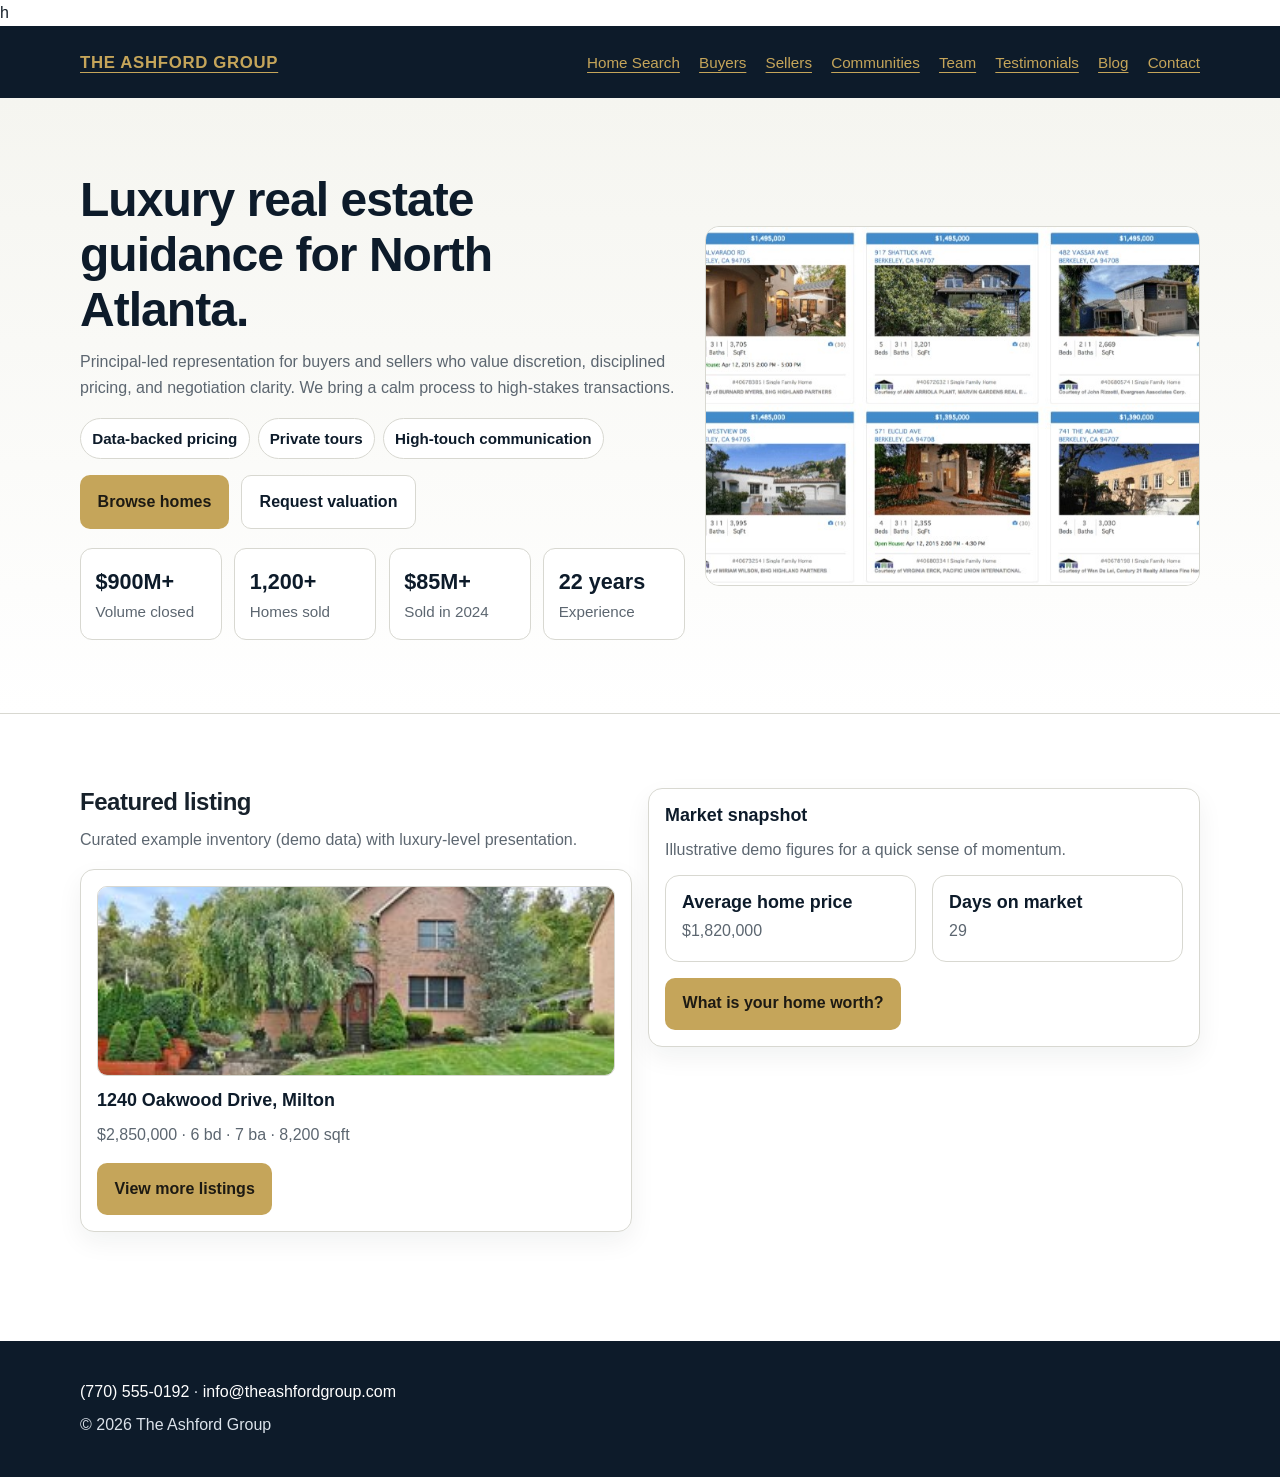
<file: index.html>
h<!DOCTYPE html>
<html lang="en">
  <head>
    <meta charset="UTF-8" />
    <meta name="viewport" content="width=device-width, initial-scale=1" />
    <title>The Ashford Group · Luxury Real Estate</title>
    <link rel="stylesheet" href="assets/css/styles.css" />
  </head>
  <body>
    <header>
      <div class="container">
        <nav>
          <a href="index.html" class="brand">The Ashford Group</a>
          <a href="home-search/index.html">Home Search</a>
          <a href="buyers/index.html">Buyers</a>
          <a href="sellers/index.html">Sellers</a>
          <a href="communities/index.html">Communities</a>
          <a href="team/index.html">Team</a>
          <a href="testimonials/index.html">Testimonials</a>
          <a href="blog/index.html">Blog</a>
          <a href="contact/index.html">Contact</a>
        </nav>
      </div>
    </header>

    <main>
      <section class="section alt">
        <div class="container">
          <div class="hero">
            <div>
              <h1>Luxury real estate guidance for North Atlanta.</h1>
              <p>
                Principal-led representation for buyers and sellers who value discretion, disciplined pricing, and
                negotiation clarity. We bring a calm process to high-stakes transactions.
              </p>
              <div class="pill-row" aria-label="Highlights">
                <span class="pill">Data-backed pricing</span>
                <span class="pill">Private tours</span>
                <span class="pill">High-touch communication</span>
              </div>
              <div style="margin-top: 1rem; display: flex; flex-wrap: wrap; gap: 0.75rem">
                <a class="btn" href="home-search/index.html">Browse homes</a>
                <a class="btn" href="home-valuation/index.html" style="background: #ffffff; color: var(--primary); border: 1px solid var(--line)"
                  >Request valuation</a
                >
              </div>
              <div class="kpis" aria-label="Team stats">
                <div class="kpi"><strong>$900M+</strong><span>Volume closed</span></div>
                <div class="kpi"><strong>1,200+</strong><span>Homes sold</span></div>
                <div class="kpi"><strong>$85M+</strong><span>Sold in 2024</span></div>
                <div class="kpi"><strong>22 years</strong><span>Experience</span></div>
              </div>
            </div>
            <img
              class="hero-media hero-image"
              src="assets/images/listing%20grid%20placeholder.jpg"
              alt="Luxury real estate listing grid preview"
            />
          </div>
        </div>
      </section>

      <section class="section">
        <div class="container">
          <div class="split-2">
            <div>
              <h2>Featured listing</h2>
              <p>Curated example inventory (demo data) with luxury-level presentation.</p>
              <article class="card" style="margin-top: 1rem">
                <img
                  class="listing-image"
                  src="assets/images/property%20photo%20placeholder.jpg"
                  alt="Exterior of luxury listing at 1240 Oakwood Drive"
                />
                <h3 style="margin-top: 0.9rem">1240 Oakwood Drive, Milton</h3>
                <p>$2,850,000 · 6 bd · 7 ba · 8,200 sqft</p>
                <p style="margin-top: 0.9rem">
                  <a class="btn" href="home-search/index.html">View more listings</a>
                </p>
              </article>
            </div>
            <aside class="card">
              <h3>Market snapshot</h3>
              <p>Illustrative demo figures for a quick sense of momentum.</p>
              <div class="grid" style="margin-top: 0.75rem">
                <div class="card" style="box-shadow: none">
                  <h3 style="margin: 0">Average home price</h3>
                  <p>$1,820,000</p>
                </div>
                <div class="card" style="box-shadow: none">
                  <h3 style="margin: 0">Days on market</h3>
                  <p>29</p>
                </div>
              </div>
              <p style="margin-top: 1rem"><a class="btn" href="home-valuation/index.html">What is your home worth?</a></p>
            </aside>
          </div>
        </div>
      </section>
    </main>

    <footer>
      <div class="container">
        <p><a href="tel:7705550192">(770) 555-0192</a> · <a href="mailto:info@theashfordgroup.com">info@theashfordgroup.com</a></p>
        <p>© <span data-year></span> The Ashford Group</p>
      </div>
    </footer>

    <script src="assets/js/main.js"></script>
  </body>
</html>
</file>
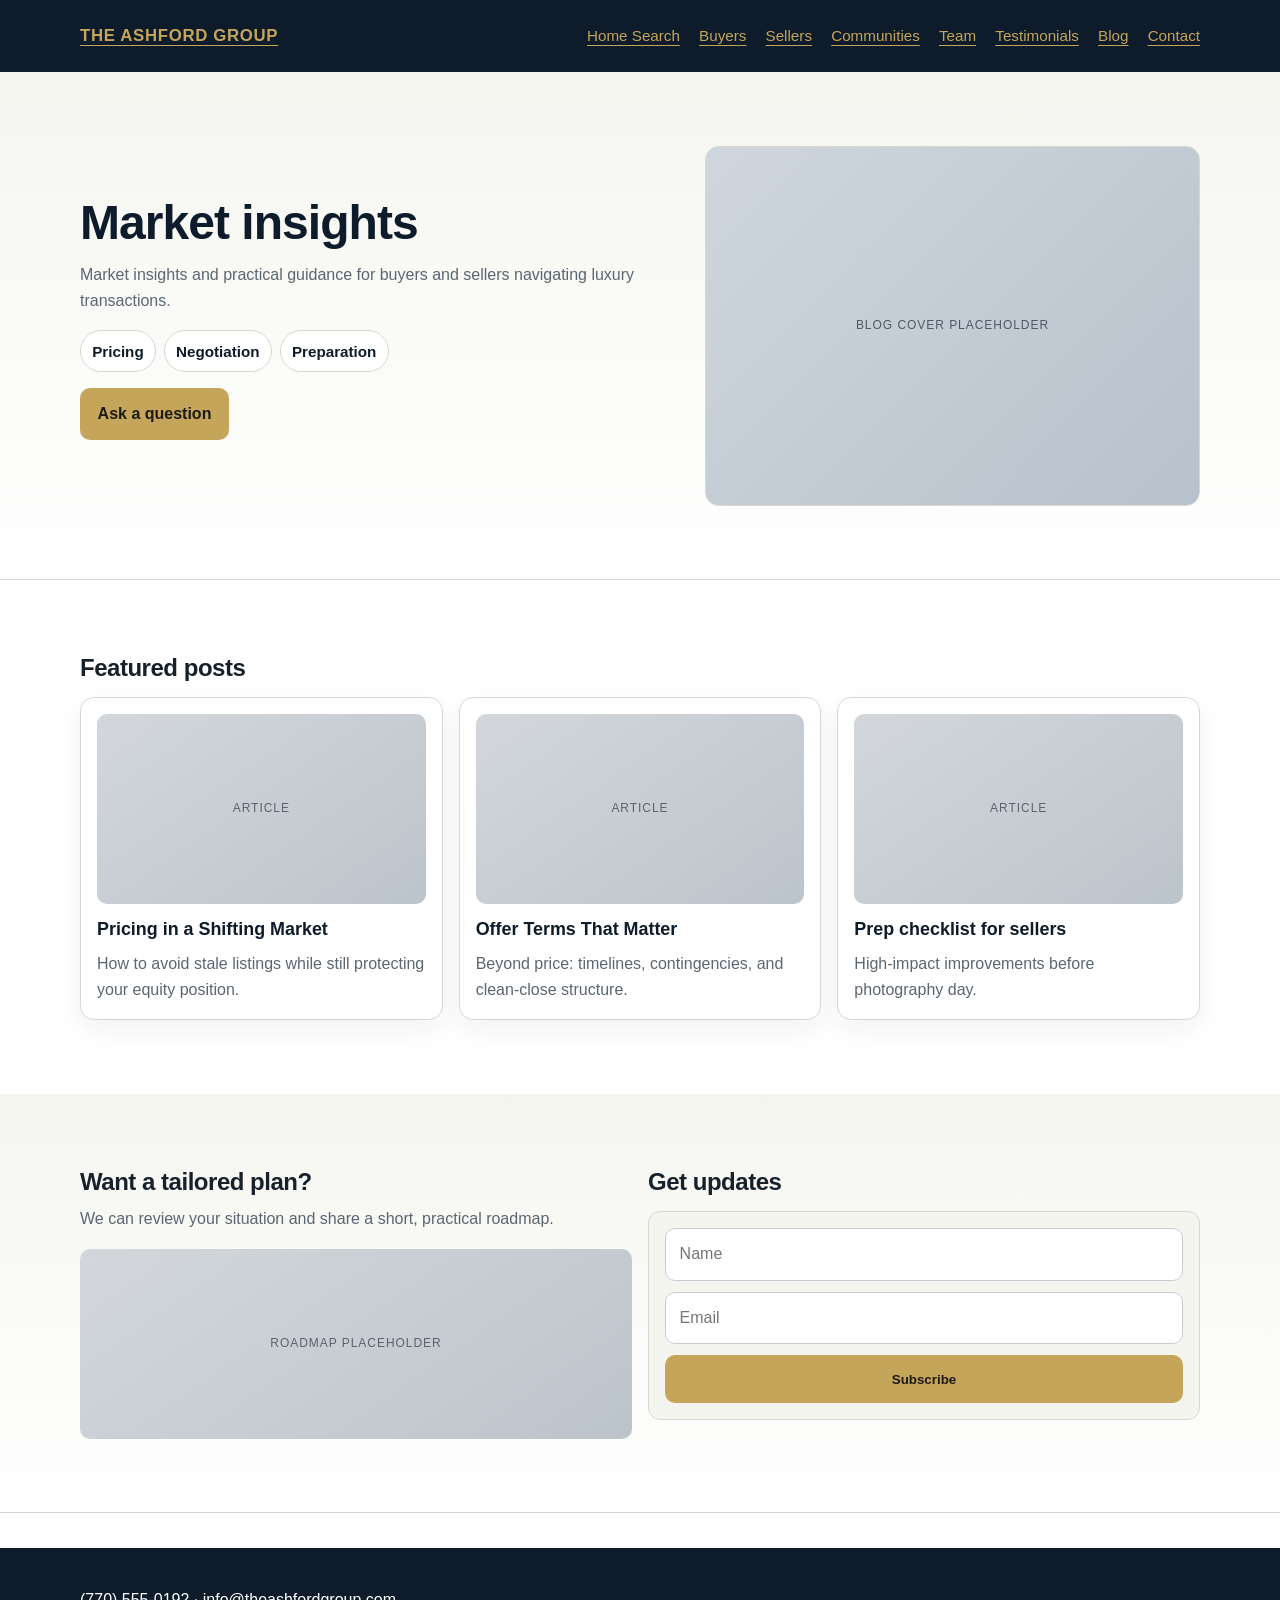
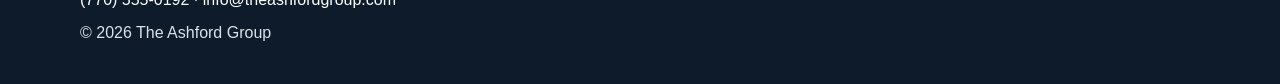
<file: blog/index.html>
<!DOCTYPE html>
<html lang="en">
  <head>
    <meta charset="UTF-8" />
    <meta name="viewport" content="width=device-width, initial-scale=1" />
    <title>Blog · The Ashford Group</title>
    <link rel="stylesheet" href="../assets/css/styles.css" />
  </head>
  <body>
    <header>
      <div class="container">
        <nav>
          <a href="../index.html" class="brand">The Ashford Group</a>
          <a href="../home-search/index.html">Home Search</a>
          <a href="../buyers/index.html">Buyers</a>
          <a href="../sellers/index.html">Sellers</a>
          <a href="../communities/index.html">Communities</a>
          <a href="../team/index.html">Team</a>
          <a href="../testimonials/index.html">Testimonials</a>
          <a href="../blog/index.html">Blog</a>
          <a href="../contact/index.html">Contact</a>
        </nav>
      </div>
    </header>

    <main>
      <section class="section alt">
        <div class="container">
          <div class="hero">
            <div>
              <h1>Market insights</h1>
              <p>Practical guidance for buyers and sellers navigating luxury transactions (demo posts).</p>
              <div class="pill-row" aria-label="Topics">
                <span class="pill">Pricing</span>
                <span class="pill">Negotiation</span>
                <span class="pill">Preparation</span>
              </div>
              <p style="margin-top: 1rem"><a class="btn" href="../contact/index.html">Ask a question</a></p>
            </div>
            <div class="hero-media" role="img" aria-label="Blog cover placeholder">Blog cover placeholder</div>
          </div>
        </div>
      </section>

      <section class="section">
        <div class="container">
          <h2>Featured posts</h2>
          <div class="grid" style="margin-top: 1rem">
            <article class="card">
              <div class="ph">Article</div>
              <h3 style="margin-top: 0.9rem">Pricing in a shifting market</h3>
              <p>How to protect your equity position while avoiding a stale listing.</p>
            </article>
            <article class="card">
              <div class="ph">Article</div>
              <h3 style="margin-top: 0.9rem">Offer terms that matter</h3>
              <p>Beyond price: timelines, contingencies, and clean-close structure.</p>
            </article>
            <article class="card">
              <div class="ph">Article</div>
              <h3 style="margin-top: 0.9rem">Prep checklist for sellers</h3>
              <p>High-impact improvements before photography day.</p>
            </article>
          </div>
        </div>
      </section>

      <section class="section alt">
        <div class="container">
          <div class="split-2">
            <div>
              <h2>Want a tailored plan?</h2>
              <p>We can review your situation and share a short, practical roadmap.</p>
              <div class="ph" style="margin-top: 0.75rem">Roadmap placeholder</div>
            </div>
            <div>
              <h2>Get updates</h2>
              <form data-demo-form>
                <input placeholder="Name" required />
                <input type="email" placeholder="Email" required />
                <button class="btn btn-primary" type="submit">Subscribe</button>
                <p class="thanks" role="status"></p>
              </form>
            </div>
          </div>
        </div>
      </section>
    </main>

    <footer>
      <div class="container">
        <p><a href="tel:7705550192">(770) 555-0192</a> · <a href="mailto:info@theashfordgroup.com">info@theashfordgroup.com</a></p>
        <p>© <span data-year></span> The Ashford Group</p>
      </div>
    </footer>

    <script src="../assets/js/main.js"></script>
  </body>
</html>
</file>
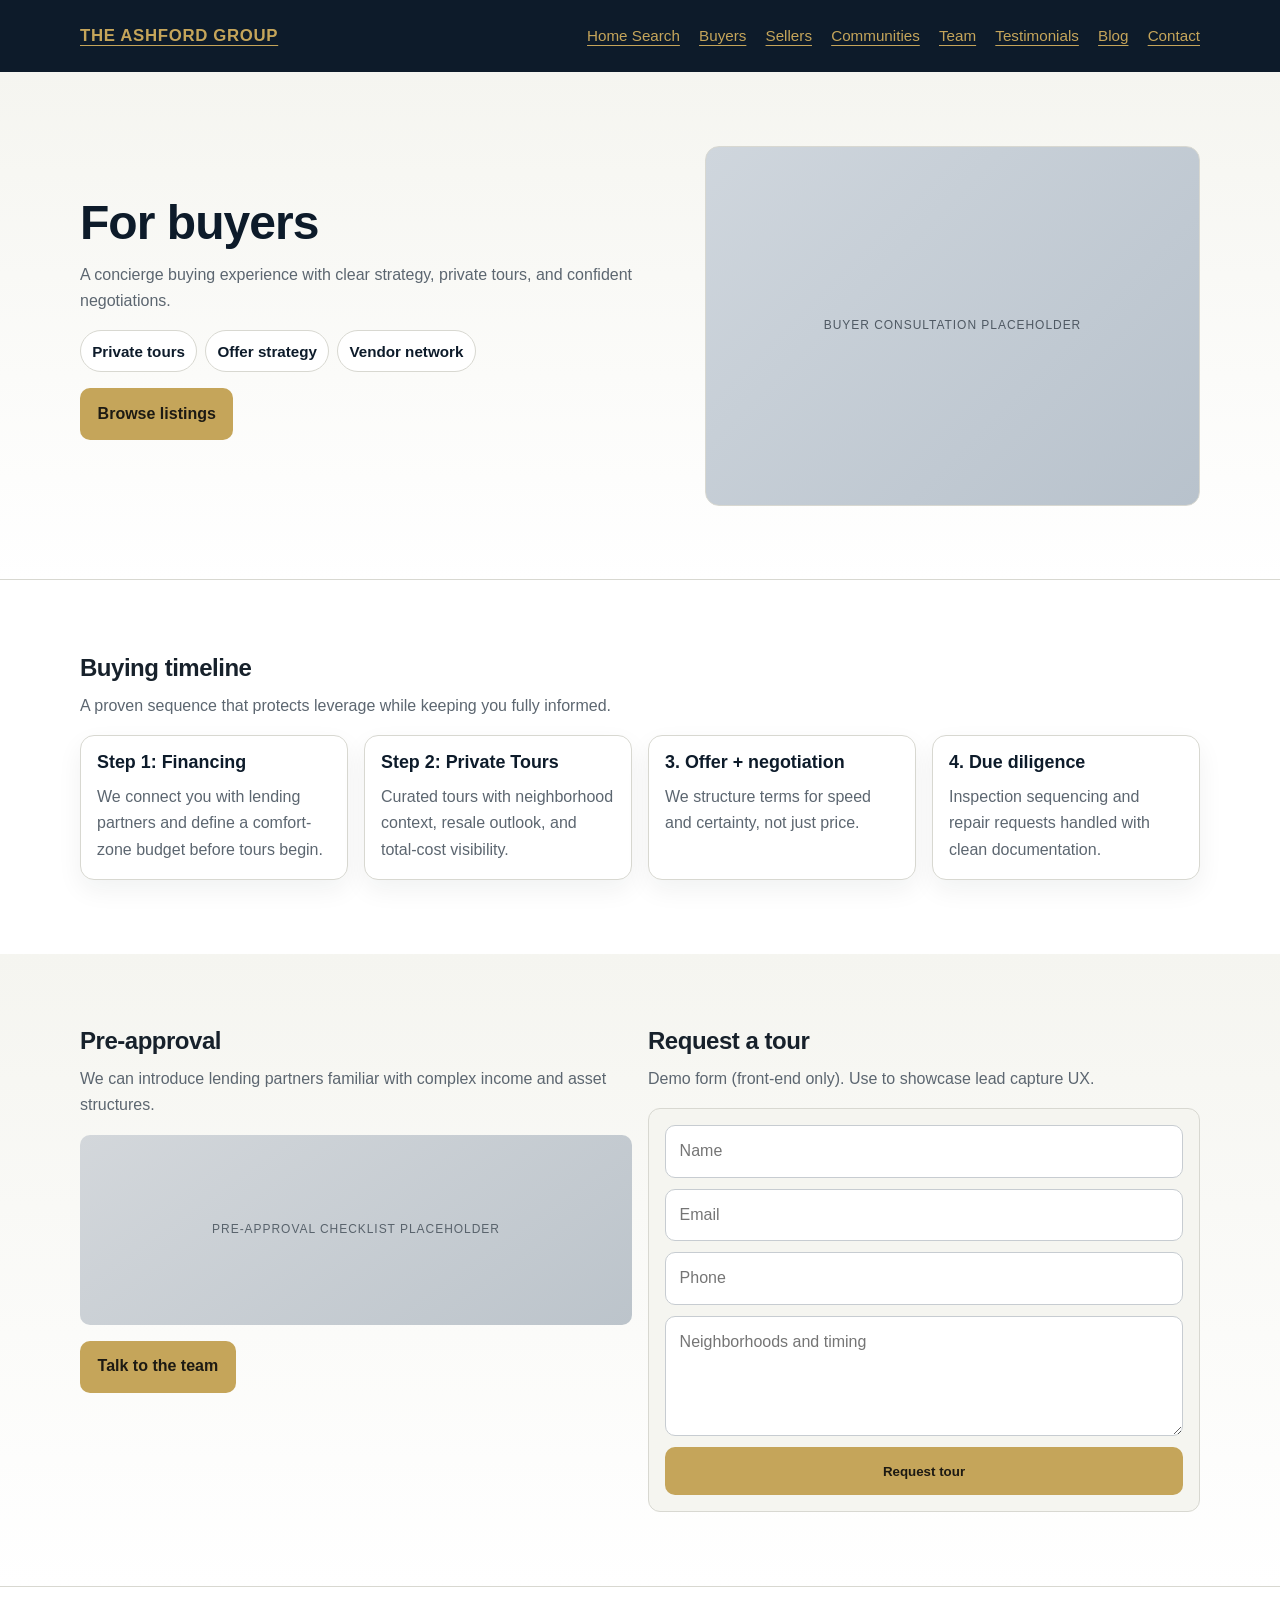
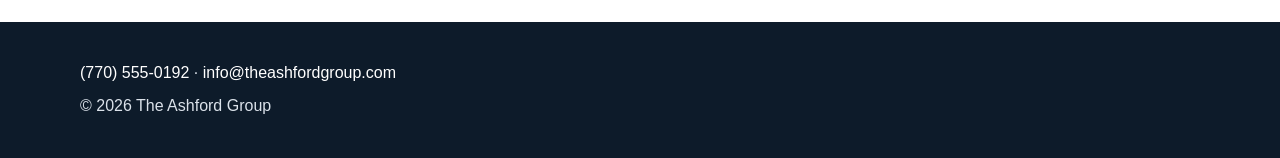
<file: buyers/index.html>
<!DOCTYPE html>
<html lang="en">
  <head>
    <meta charset="UTF-8" />
    <meta name="viewport" content="width=device-width, initial-scale=1" />
    <title>Buyers · The Ashford Group</title>
    <link rel="stylesheet" href="../assets/css/styles.css" />
  </head>
  <body>
    <header>
      <div class="container">
        <nav>
          <a href="../index.html" class="brand">The Ashford Group</a>
          <a href="../home-search/index.html">Home Search</a>
          <a href="../buyers/index.html">Buyers</a>
          <a href="../sellers/index.html">Sellers</a>
          <a href="../communities/index.html">Communities</a>
          <a href="../team/index.html">Team</a>
          <a href="../testimonials/index.html">Testimonials</a>
          <a href="../blog/index.html">Blog</a>
          <a href="../contact/index.html">Contact</a>
        </nav>
      </div>
    </header>

    <main>
      <section class="section alt">
        <div class="container">
          <div class="hero">
            <div>
              <h1>For buyers</h1>
              <p>
                A calm, high-precision buying process. We tour with intention, model offer tradeoffs, and keep your
                financing and inspection timeline tight.
              </p>
              <div class="pill-row" aria-label="Buyer advantages">
                <span class="pill">Private tours</span>
                <span class="pill">Offer strategy</span>
                <span class="pill">Vendor network</span>
              </div>
              <p style="margin-top: 1rem">
                <a class="btn" href="../home-search/index.html">Browse listings</a>
              </p>
            </div>
            <div class="hero-media" role="img" aria-label="Buyer consultation placeholder">Buyer consultation placeholder</div>
          </div>
        </div>
      </section>

      <section class="section">
        <div class="container">
          <h2>Buying timeline</h2>
          <p>A proven sequence that protects leverage while keeping you fully informed.</p>
          <div class="grid" style="margin-top: 1rem">
            <article class="card">
              <h3>1. Strategy + financing</h3>
              <p>Define a comfort budget, timing, and must-haves before tours start.</p>
            </article>
            <article class="card">
              <h3>2. Curated tours</h3>
              <p>Neighborhood context and resale outlook baked into each showing.</p>
            </article>
            <article class="card">
              <h3>3. Offer + negotiation</h3>
              <p>We structure terms for speed and certainty, not just price.</p>
            </article>
            <article class="card">
              <h3>4. Due diligence</h3>
              <p>Inspection sequencing and repair requests handled with clean documentation.</p>
            </article>
          </div>
        </div>
      </section>

      <section class="section alt">
        <div class="container">
          <div class="split-2">
            <div>
              <h2>Pre-approval</h2>
              <p>We can introduce lending partners familiar with complex income and asset structures.</p>
              <div class="ph" style="margin-top: 0.75rem">Pre-approval checklist placeholder</div>
              <p style="margin-top: 1rem"><a class="btn" href="../contact/index.html">Talk to the team</a></p>
            </div>
            <div>
              <h2>Request a tour</h2>
              <p>Demo form (front-end only). Use to showcase lead capture UX.</p>
              <form data-demo-form>
                <input placeholder="Name" required />
                <input type="email" placeholder="Email" required />
                <input placeholder="Phone" />
                <textarea placeholder="Neighborhoods and timing" required></textarea>
                <button class="btn btn-primary" type="submit">Request tour</button>
                <p class="thanks" role="status"></p>
              </form>
            </div>
          </div>
        </div>
      </section>
    </main>

    <footer>
      <div class="container">
        <p><a href="tel:7705550192">(770) 555-0192</a> · <a href="mailto:info@theashfordgroup.com">info@theashfordgroup.com</a></p>
        <p>© <span data-year></span> The Ashford Group</p>
      </div>
    </footer>

    <script src="../assets/js/main.js"></script>
  </body>
</html>
</file>
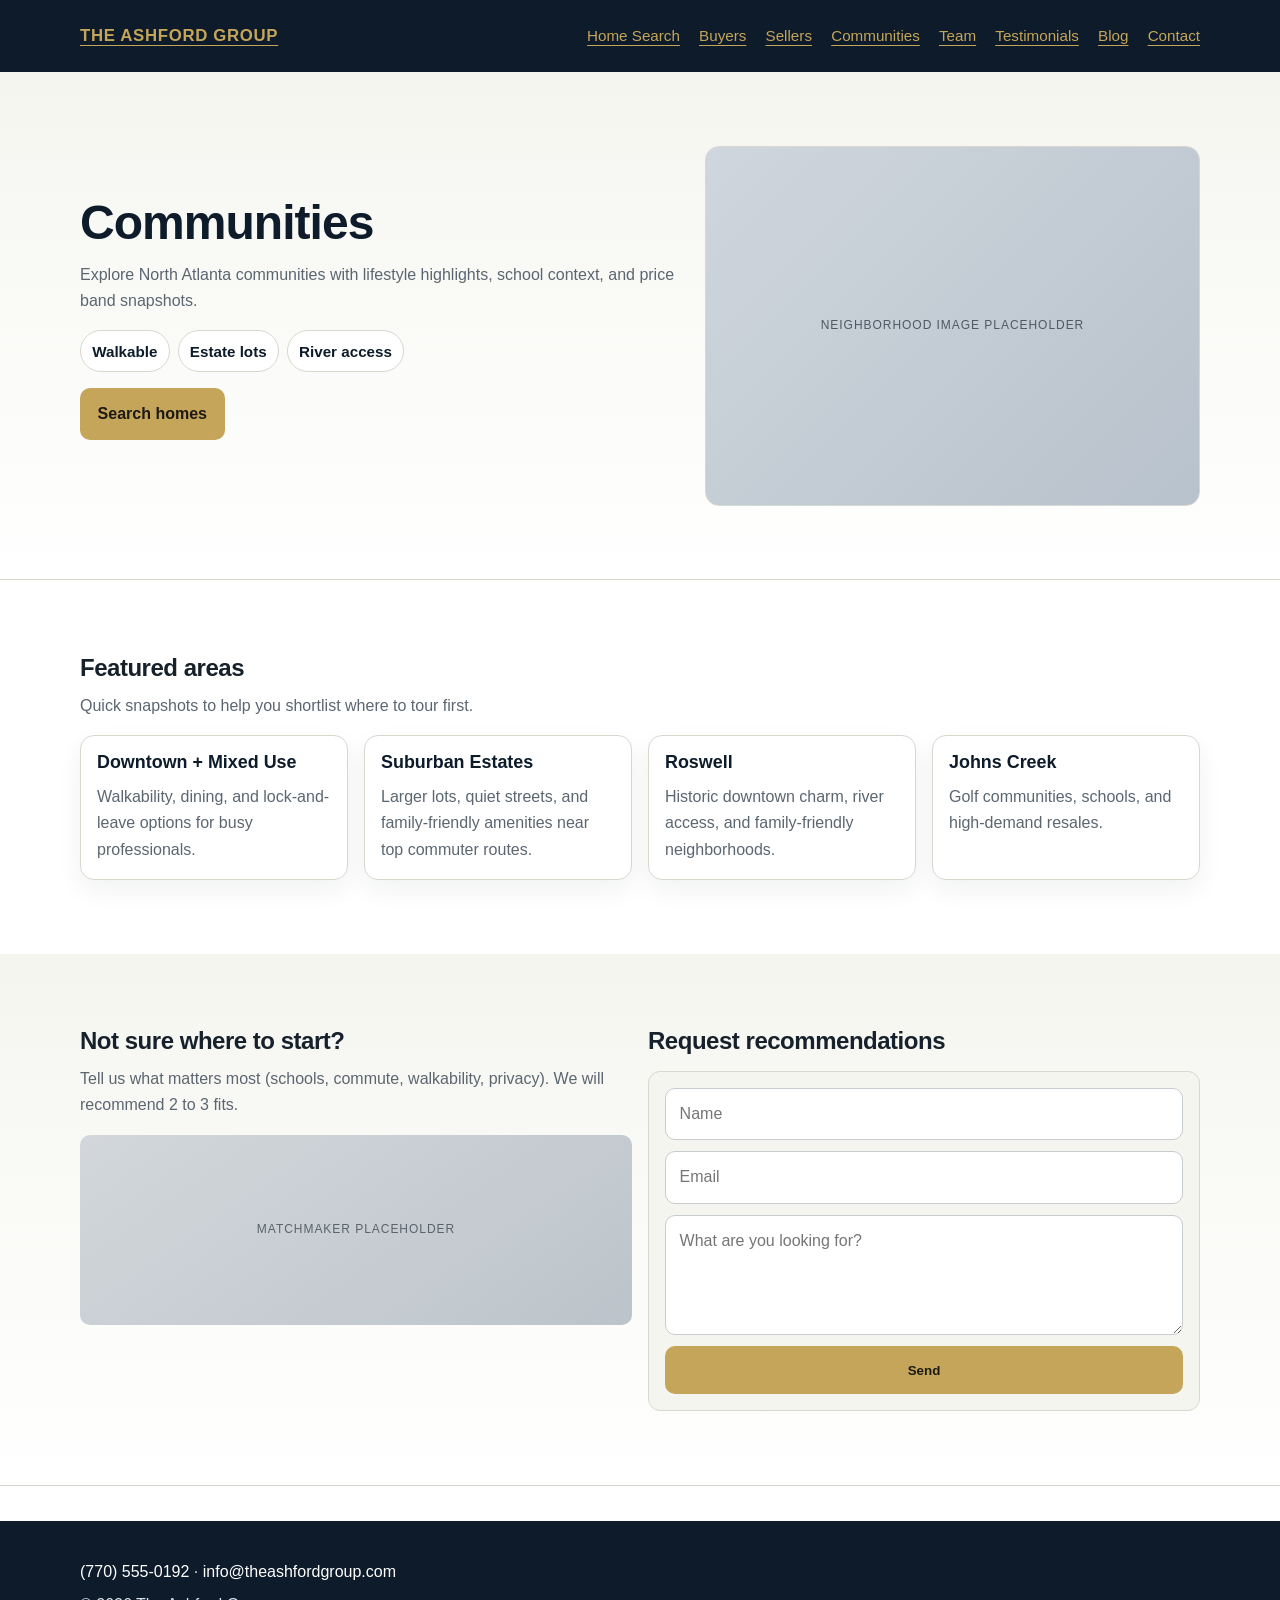
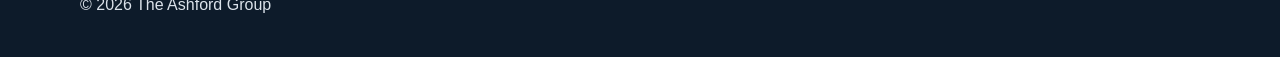
<file: communities/index.html>
<!DOCTYPE html>
<html lang="en">
  <head>
    <meta charset="UTF-8" />
    <meta name="viewport" content="width=device-width, initial-scale=1" />
    <title>Communities · The Ashford Group</title>
    <link rel="stylesheet" href="../assets/css/styles.css" />
  </head>
  <body>
    <header>
      <div class="container">
        <nav>
          <a href="../index.html" class="brand">The Ashford Group</a>
          <a href="../home-search/index.html">Home Search</a>
          <a href="../buyers/index.html">Buyers</a>
          <a href="../sellers/index.html">Sellers</a>
          <a href="../communities/index.html">Communities</a>
          <a href="../team/index.html">Team</a>
          <a href="../testimonials/index.html">Testimonials</a>
          <a href="../blog/index.html">Blog</a>
          <a href="../contact/index.html">Contact</a>
        </nav>
      </div>
    </header>

    <main>
      <section class="section alt">
        <div class="container">
          <div class="hero">
            <div>
              <h1>Communities</h1>
              <p>Explore North Atlanta neighborhoods with lifestyle context and typical price bands (demo content).</p>
              <div class="pill-row" aria-label="Filters">
                <span class="pill">Walkable</span>
                <span class="pill">Estate lots</span>
                <span class="pill">River access</span>
              </div>
              <p style="margin-top: 1rem"><a class="btn" href="../home-search/index.html">Search homes</a></p>
            </div>
            <div class="hero-media" role="img" aria-label="Neighborhood image placeholder">Neighborhood image placeholder</div>
          </div>
        </div>
      </section>

      <section class="section">
        <div class="container">
          <h2>Featured areas</h2>
          <p>Quick snapshots to help you shortlist where to tour first.</p>
          <div class="grid" style="margin-top: 1rem">
            <article class="card">
              <h3>Milton</h3>
              <p>Estate homes, equestrian communities, and privacy-forward properties.</p>
            </article>
            <article class="card">
              <h3>Alpharetta</h3>
              <p>Avalon corridor, modern builds, and top commuter access.</p>
            </article>
            <article class="card">
              <h3>Roswell</h3>
              <p>Historic downtown charm, river access, and family-friendly neighborhoods.</p>
            </article>
            <article class="card">
              <h3>Johns Creek</h3>
              <p>Golf communities, schools, and high-demand resales.</p>
            </article>
          </div>
        </div>
      </section>

      <section class="section alt">
        <div class="container">
          <div class="split-2">
            <div>
              <h2>Not sure where to start?</h2>
              <p>Tell us what matters most (schools, commute, walkability, privacy). We will recommend 2 to 3 fits.</p>
              <div class="ph" style="margin-top: 0.75rem">Matchmaker placeholder</div>
            </div>
            <div>
              <h2>Request recommendations</h2>
              <form data-demo-form>
                <input placeholder="Name" required />
                <input type="email" placeholder="Email" required />
                <textarea placeholder="What are you looking for?" required></textarea>
                <button class="btn btn-primary" type="submit">Send</button>
                <p class="thanks" role="status"></p>
              </form>
            </div>
          </div>
        </div>
      </section>
    </main>

    <footer>
      <div class="container">
        <p><a href="tel:7705550192">(770) 555-0192</a> · <a href="mailto:info@theashfordgroup.com">info@theashfordgroup.com</a></p>
        <p>© <span data-year></span> The Ashford Group</p>
      </div>
    </footer>

    <script src="../assets/js/main.js"></script>
  </body>
</html>
</file>
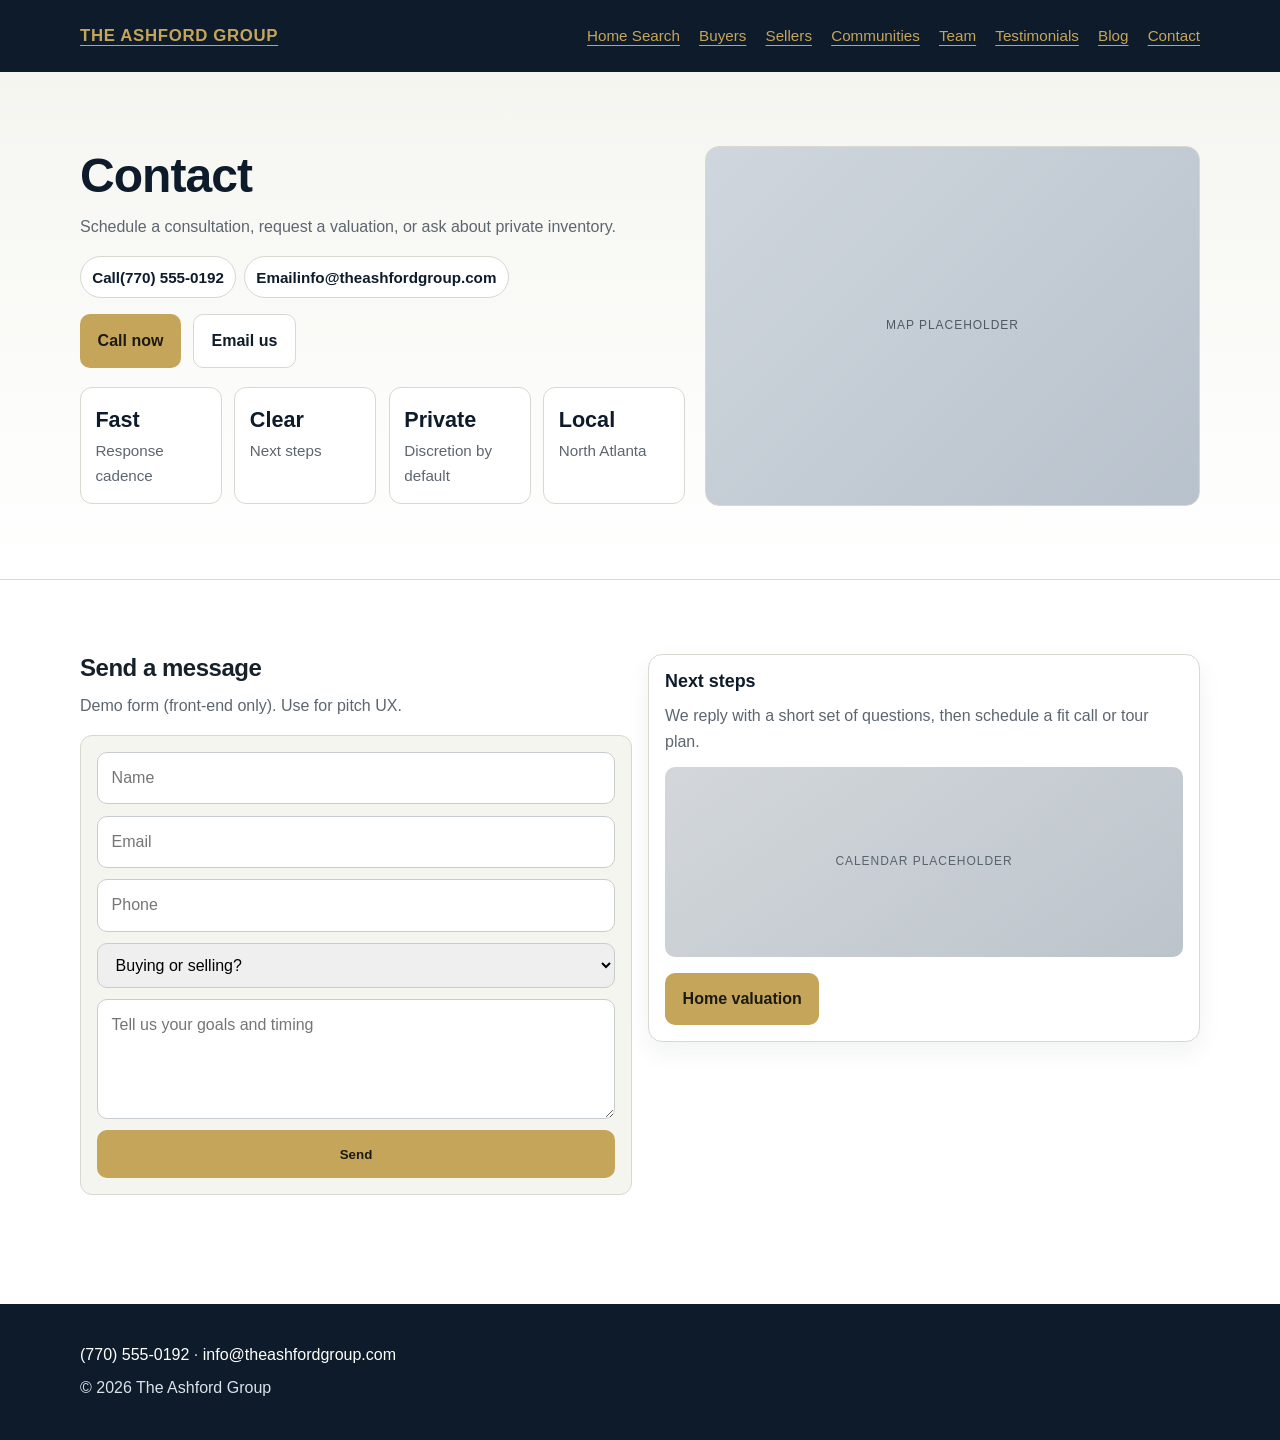
<file: contact/index.html>
<!DOCTYPE html>
<html lang="en">
  <head>
    <meta charset="UTF-8" />
    <meta name="viewport" content="width=device-width, initial-scale=1" />
    <title>Contact · The Ashford Group</title>
    <link rel="stylesheet" href="../assets/css/styles.css" />
  </head>
  <body>
    <header>
      <div class="container">
        <nav>
          <a href="../index.html" class="brand">The Ashford Group</a>
          <a href="../home-search/index.html">Home Search</a>
          <a href="../buyers/index.html">Buyers</a>
          <a href="../sellers/index.html">Sellers</a>
          <a href="../communities/index.html">Communities</a>
          <a href="../team/index.html">Team</a>
          <a href="../testimonials/index.html">Testimonials</a>
          <a href="../blog/index.html">Blog</a>
          <a href="../contact/index.html">Contact</a>
        </nav>
      </div>
    </header>

    <main>
      <section class="section alt">
        <div class="container">
          <div class="hero">
            <div>
              <h1>Contact</h1>
              <p>Schedule a consultation, request a valuation, or ask about private inventory.</p>
              <div class="pill-row" aria-label="Contact">
                <span class="pill"><b>Call</b> (770) 555-0192</span>
                <span class="pill"><b>Email</b> info@theashfordgroup.com</span>
              </div>
              <div style="margin-top: 1rem; display: flex; flex-wrap: wrap; gap: 0.75rem">
                <a class="btn" href="tel:7705550192">Call now</a>
                <a class="btn" href="mailto:info@theashfordgroup.com" style="background:#fff;border:1px solid var(--line);color:var(--primary)">Email us</a>
              </div>
              <div class="kpis" aria-label="Service promise">
                <div class="kpi"><strong>Fast</strong><span>Response cadence</span></div>
                <div class="kpi"><strong>Clear</strong><span>Next steps</span></div>
                <div class="kpi"><strong>Private</strong><span>Discretion by default</span></div>
                <div class="kpi"><strong>Local</strong><span>North Atlanta</span></div>
              </div>
            </div>
            <div class="hero-media" role="img" aria-label="Map placeholder">Map placeholder</div>
          </div>
        </div>
      </section>

      <section class="section">
        <div class="container">
          <div class="split-2">
            <div>
              <h2>Send a message</h2>
              <p>Demo form (front-end only). Use for pitch UX.</p>
              <form data-demo-form>
                <input placeholder="Name" required />
                <input type="email" placeholder="Email" required />
                <input placeholder="Phone" />
                <select required>
                  <option value="">Buying or selling?</option>
                  <option>Buying</option>
                  <option>Selling</option>
                  <option>Both</option>
                </select>
                <textarea placeholder="Tell us your goals and timing" required></textarea>
                <button class="btn btn-primary" type="submit">Send</button>
                <p class="thanks" role="status"></p>
              </form>
            </div>
            <aside class="card">
              <h3>Next steps</h3>
              <p>We reply with a short set of questions, then schedule a fit call or tour plan.</p>
              <div class="ph" style="margin-top:0.75rem">Calendar placeholder</div>
              <p style="margin-top:1rem">
                <a class="btn" href="../home-valuation/index.html">Home valuation</a>
              </p>
            </aside>
          </div>
        </div>
      </section>
    </main>

    <footer>
      <div class="container">
        <p><a href="tel:7705550192">(770) 555-0192</a> · <a href="mailto:info@theashfordgroup.com">info@theashfordgroup.com</a></p>
        <p>© <span data-year></span> The Ashford Group</p>
      </div>
    </footer>

    <script src="../assets/js/main.js"></script>
  </body>
</html>
</file>
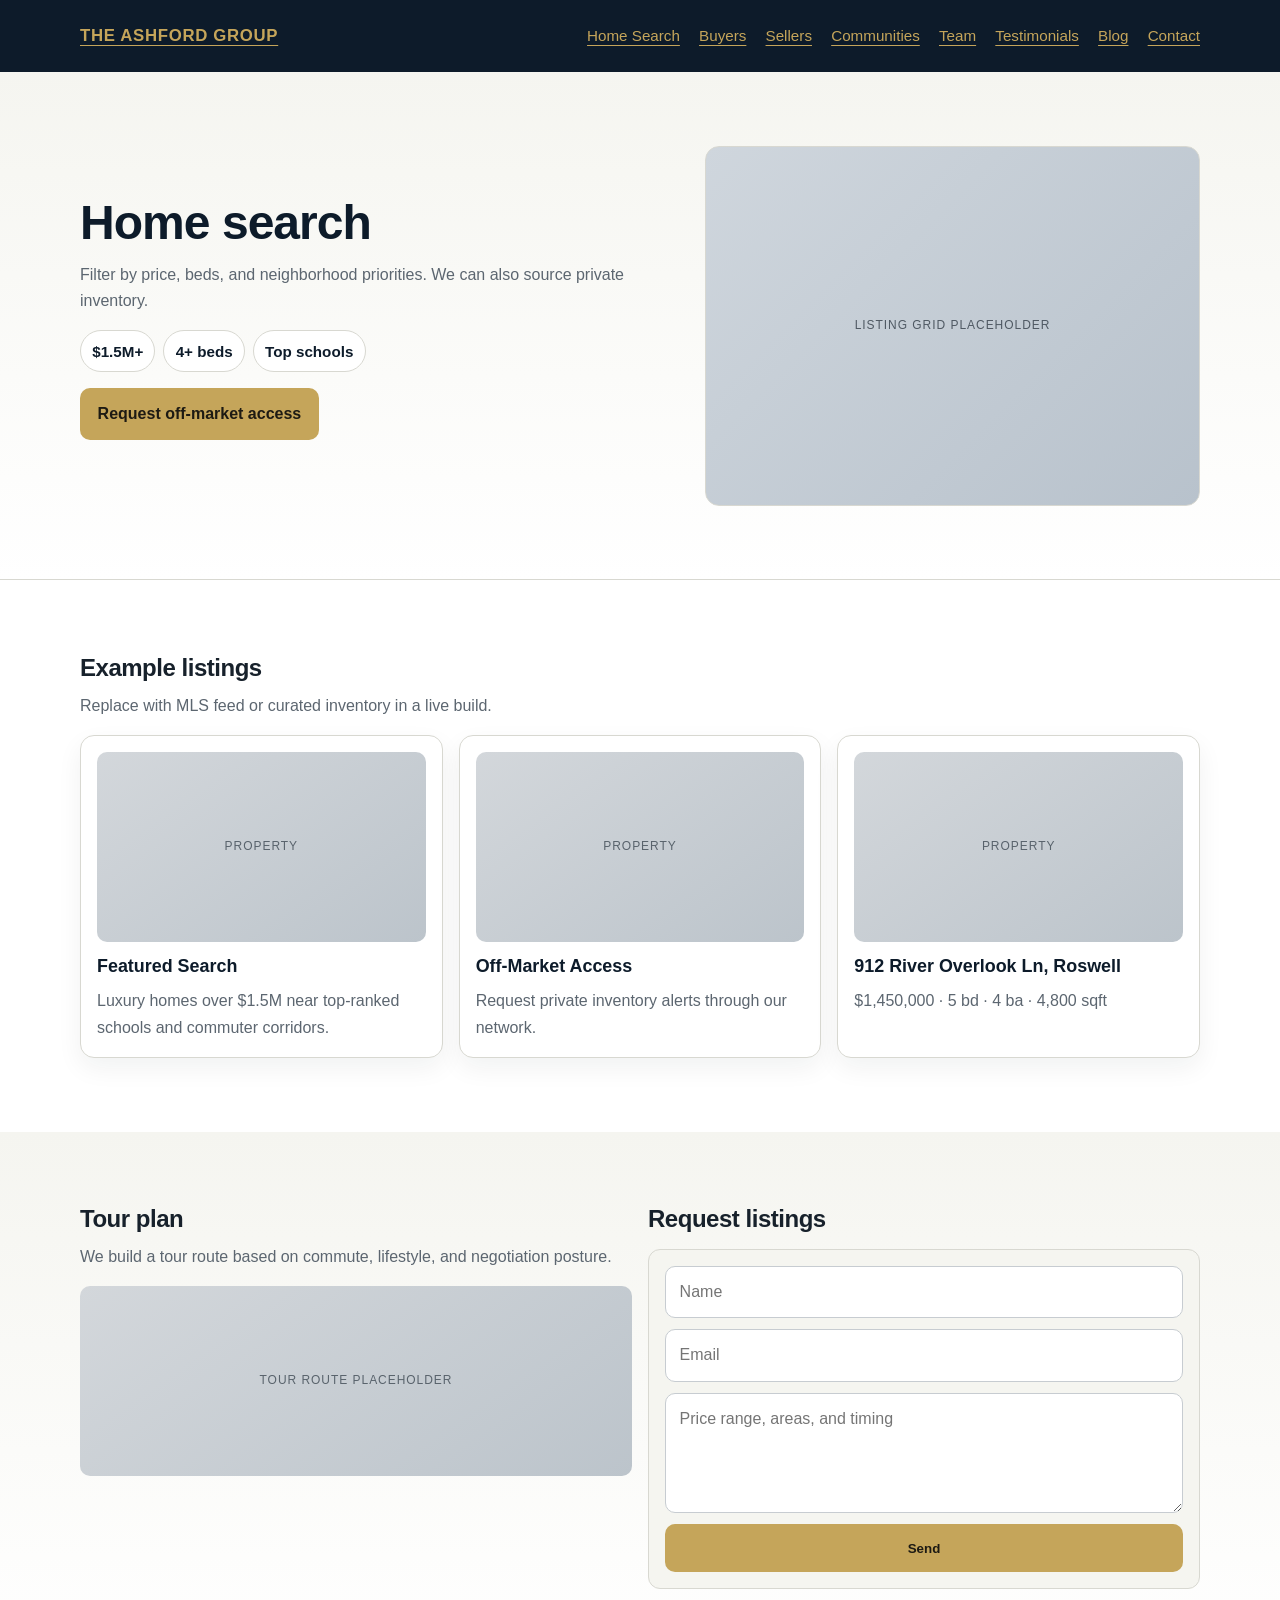
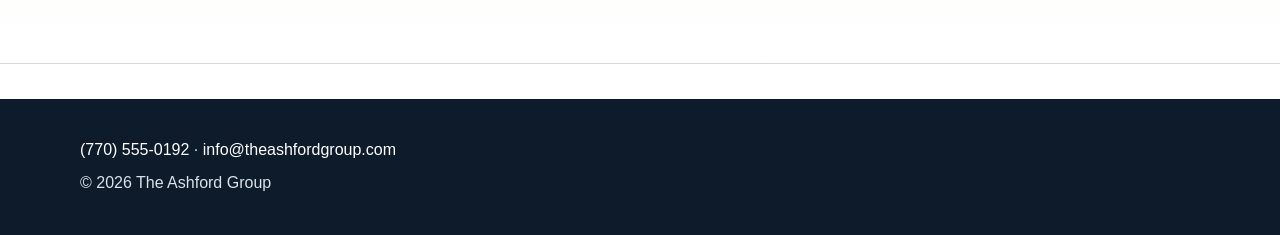
<file: home-search/index.html>
<!DOCTYPE html>
<html lang="en">
  <head>
    <meta charset="UTF-8" />
    <meta name="viewport" content="width=device-width, initial-scale=1" />
    <title>Home Search · The Ashford Group</title>
    <link rel="stylesheet" href="../assets/css/styles.css" />
  </head>
  <body>
    <header>
      <div class="container">
        <nav>
          <a href="../index.html" class="brand">The Ashford Group</a>
          <a href="../home-search/index.html">Home Search</a>
          <a href="../buyers/index.html">Buyers</a>
          <a href="../sellers/index.html">Sellers</a>
          <a href="../communities/index.html">Communities</a>
          <a href="../team/index.html">Team</a>
          <a href="../testimonials/index.html">Testimonials</a>
          <a href="../blog/index.html">Blog</a>
          <a href="../contact/index.html">Contact</a>
        </nav>
      </div>
    </header>

    <main>
      <section class="section alt">
        <div class="container">
          <div class="hero">
            <div>
              <h1>Home search</h1>
              <p>Explore sample listings (demo content). For private inventory, request off-market access.</p>
              <div class="pill-row" aria-label="Filters">
                <span class="pill">$1.5M+</span>
                <span class="pill">4+ beds</span>
                <span class="pill">Top schools</span>
              </div>
              <p style="margin-top: 1rem"><a class="btn" href="../contact/index.html">Request off-market access</a></p>
            </div>
            <div class="hero-media" role="img" aria-label="Listing grid placeholder">Listing grid placeholder</div>
          </div>
        </div>
      </section>

      <section class="section">
        <div class="container">
          <h2>Example listings</h2>
          <p>Replace with MLS feed or curated inventory in a live build.</p>
          <div class="grid" style="margin-top: 1rem">
            <article class="card">
              <div class="ph">Property</div>
              <h3 style="margin-top: 0.9rem">1240 Oakwood Drive, Milton</h3>
              <p>$2,850,000 · 6 bd · 7 ba · 8,200 sqft</p>
            </article>
            <article class="card">
              <div class="ph">Property</div>
              <h3 style="margin-top: 0.9rem">530 Windward Blvd, Alpharetta</h3>
              <p>$1,675,000 · 5 bd · 5 ba · 5,400 sqft</p>
            </article>
            <article class="card">
              <div class="ph">Property</div>
              <h3 style="margin-top: 0.9rem">912 River Overlook Ln, Roswell</h3>
              <p>$1,450,000 · 5 bd · 4 ba · 4,800 sqft</p>
            </article>
          </div>
        </div>
      </section>

      <section class="section alt">
        <div class="container">
          <div class="split-2">
            <div>
              <h2>Tour plan</h2>
              <p>We build a tour route based on commute, lifestyle, and negotiation posture.</p>
              <div class="ph" style="margin-top: 0.75rem">Tour route placeholder</div>
            </div>
            <div>
              <h2>Request listings</h2>
              <form data-demo-form>
                <input placeholder="Name" required />
                <input type="email" placeholder="Email" required />
                <textarea placeholder="Price range, areas, and timing" required></textarea>
                <button class="btn btn-primary" type="submit">Send</button>
                <p class="thanks" role="status"></p>
              </form>
            </div>
          </div>
        </div>
      </section>
    </main>

    <footer>
      <div class="container">
        <p><a href="tel:7705550192">(770) 555-0192</a> · <a href="mailto:info@theashfordgroup.com">info@theashfordgroup.com</a></p>
        <p>© <span data-year></span> The Ashford Group</p>
      </div>
    </footer>

    <script src="../assets/js/main.js"></script>
  </body>
</html>
</file>
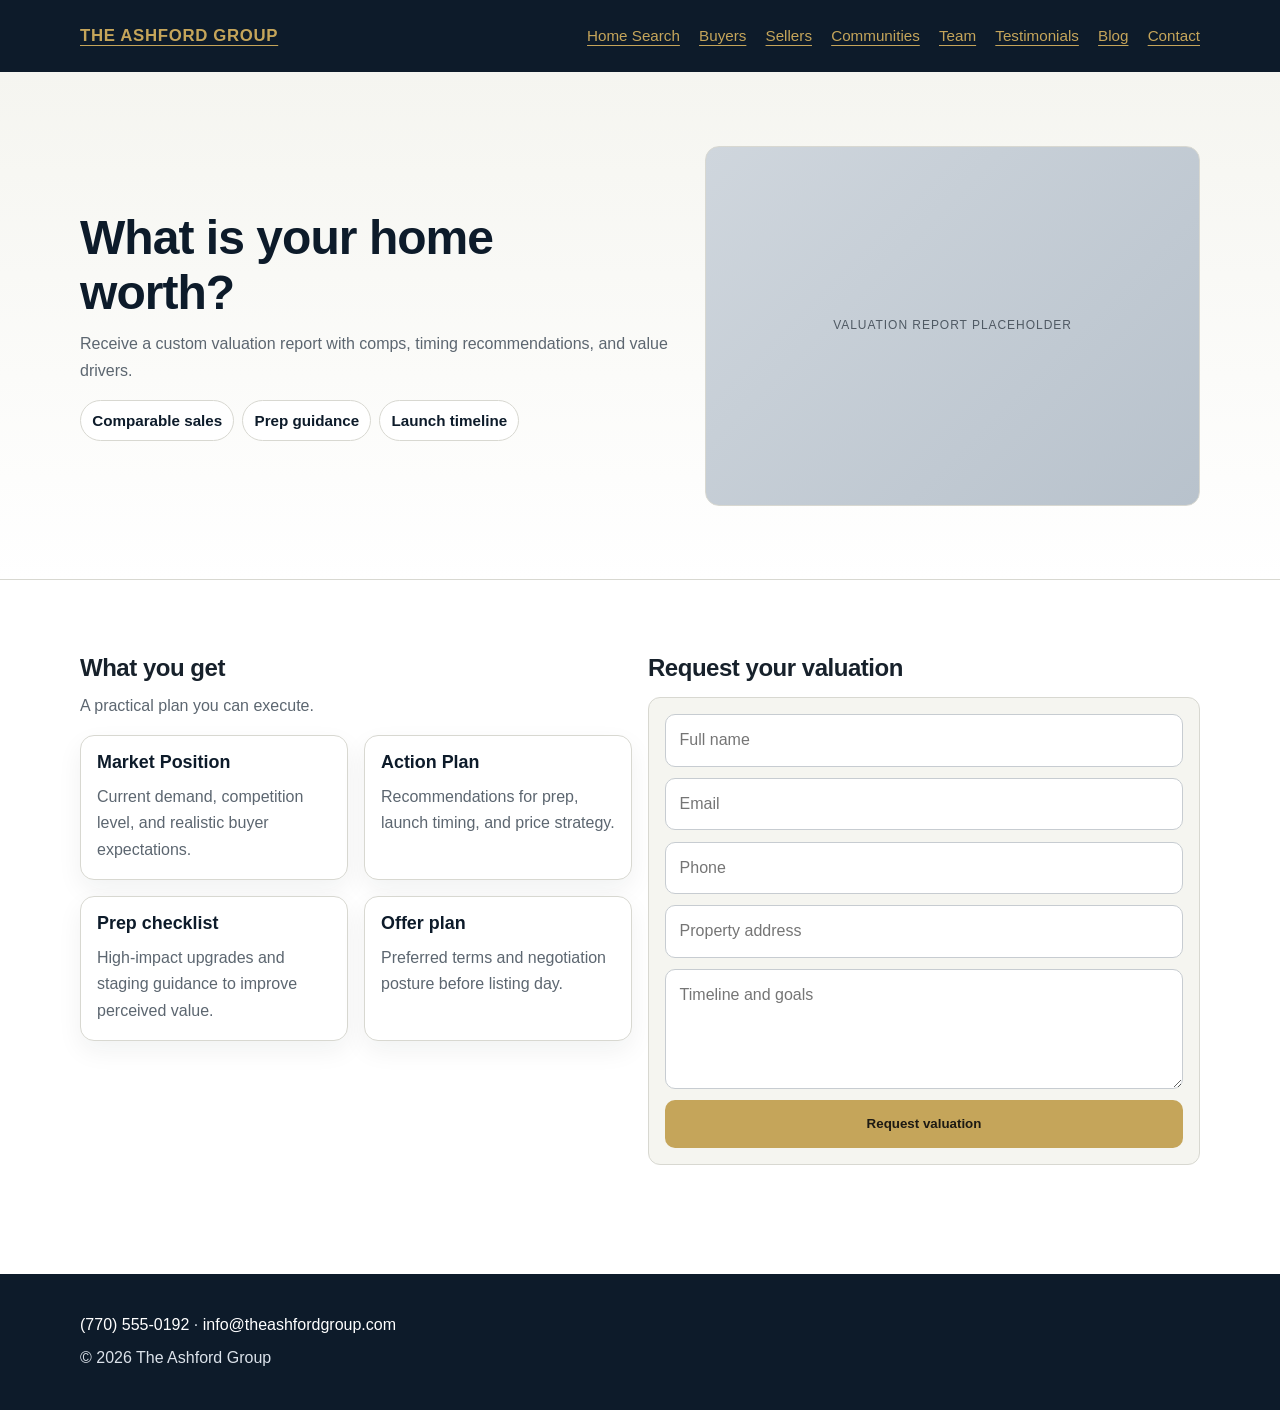
<file: home-valuation/index.html>
<!DOCTYPE html>
<html lang="en">
  <head>
    <meta charset="UTF-8" />
    <meta name="viewport" content="width=device-width, initial-scale=1" />
    <title>Home Valuation · The Ashford Group</title>
    <link rel="stylesheet" href="../assets/css/styles.css" />
  </head>
  <body>
    <header>
      <div class="container">
        <nav>
          <a href="../index.html" class="brand">The Ashford Group</a>
          <a href="../home-search/index.html">Home Search</a>
          <a href="../buyers/index.html">Buyers</a>
          <a href="../sellers/index.html">Sellers</a>
          <a href="../communities/index.html">Communities</a>
          <a href="../team/index.html">Team</a>
          <a href="../testimonials/index.html">Testimonials</a>
          <a href="../blog/index.html">Blog</a>
          <a href="../contact/index.html">Contact</a>
        </nav>
      </div>
    </header>

    <main>
      <section class="section alt">
        <div class="container">
          <div class="hero">
            <div>
              <h1>What is your home worth?</h1>
              <p>
                Receive a custom valuation walkthrough with comps, market velocity, and a pricing plan aligned to your
                goals. Demo form (front-end only).
              </p>
              <div class="pill-row" aria-label="Included">
                <span class="pill">Comparable sales</span>
                <span class="pill">Prep guidance</span>
                <span class="pill">Launch timeline</span>
              </div>
            </div>
            <div class="hero-media" role="img" aria-label="Valuation report placeholder">Valuation report placeholder</div>
          </div>
        </div>
      </section>

      <section class="section">
        <div class="container">
          <div class="split-2">
            <div>
              <h2>What you get</h2>
              <p>A practical plan you can execute.</p>
              <div class="grid" style="margin-top: 1rem">
                <article class="card">
                  <h3>Comparable analysis</h3>
                  <p>Closed sales, actives, and pendings adjusted for condition and updates.</p>
                </article>
                <article class="card">
                  <h3>Timing strategy</h3>
                  <p>Best launch windows based on inventory, buyer demand, and your constraints.</p>
                </article>
                <article class="card">
                  <h3>Prep checklist</h3>
                  <p>High-impact upgrades and staging guidance to improve perceived value.</p>
                </article>
                <article class="card">
                  <h3>Offer plan</h3>
                  <p>Preferred terms and negotiation posture before listing day.</p>
                </article>
              </div>
            </div>
            <div>
              <h2>Request your valuation</h2>
              <form data-demo-form>
                <input placeholder="Full name" required />
                <input type="email" placeholder="Email" required />
                <input placeholder="Phone" />
                <input placeholder="Property address" required />
                <textarea placeholder="Timeline and goals" required></textarea>
                <button class="btn btn-primary" type="submit">Request valuation</button>
                <p class="thanks" role="status"></p>
              </form>
            </div>
          </div>
        </div>
      </section>
    </main>

    <footer>
      <div class="container">
        <p><a href="tel:7705550192">(770) 555-0192</a> · <a href="mailto:info@theashfordgroup.com">info@theashfordgroup.com</a></p>
        <p>© <span data-year></span> The Ashford Group</p>
      </div>
    </footer>

    <script src="../assets/js/main.js"></script>
  </body>
</html>
</file>
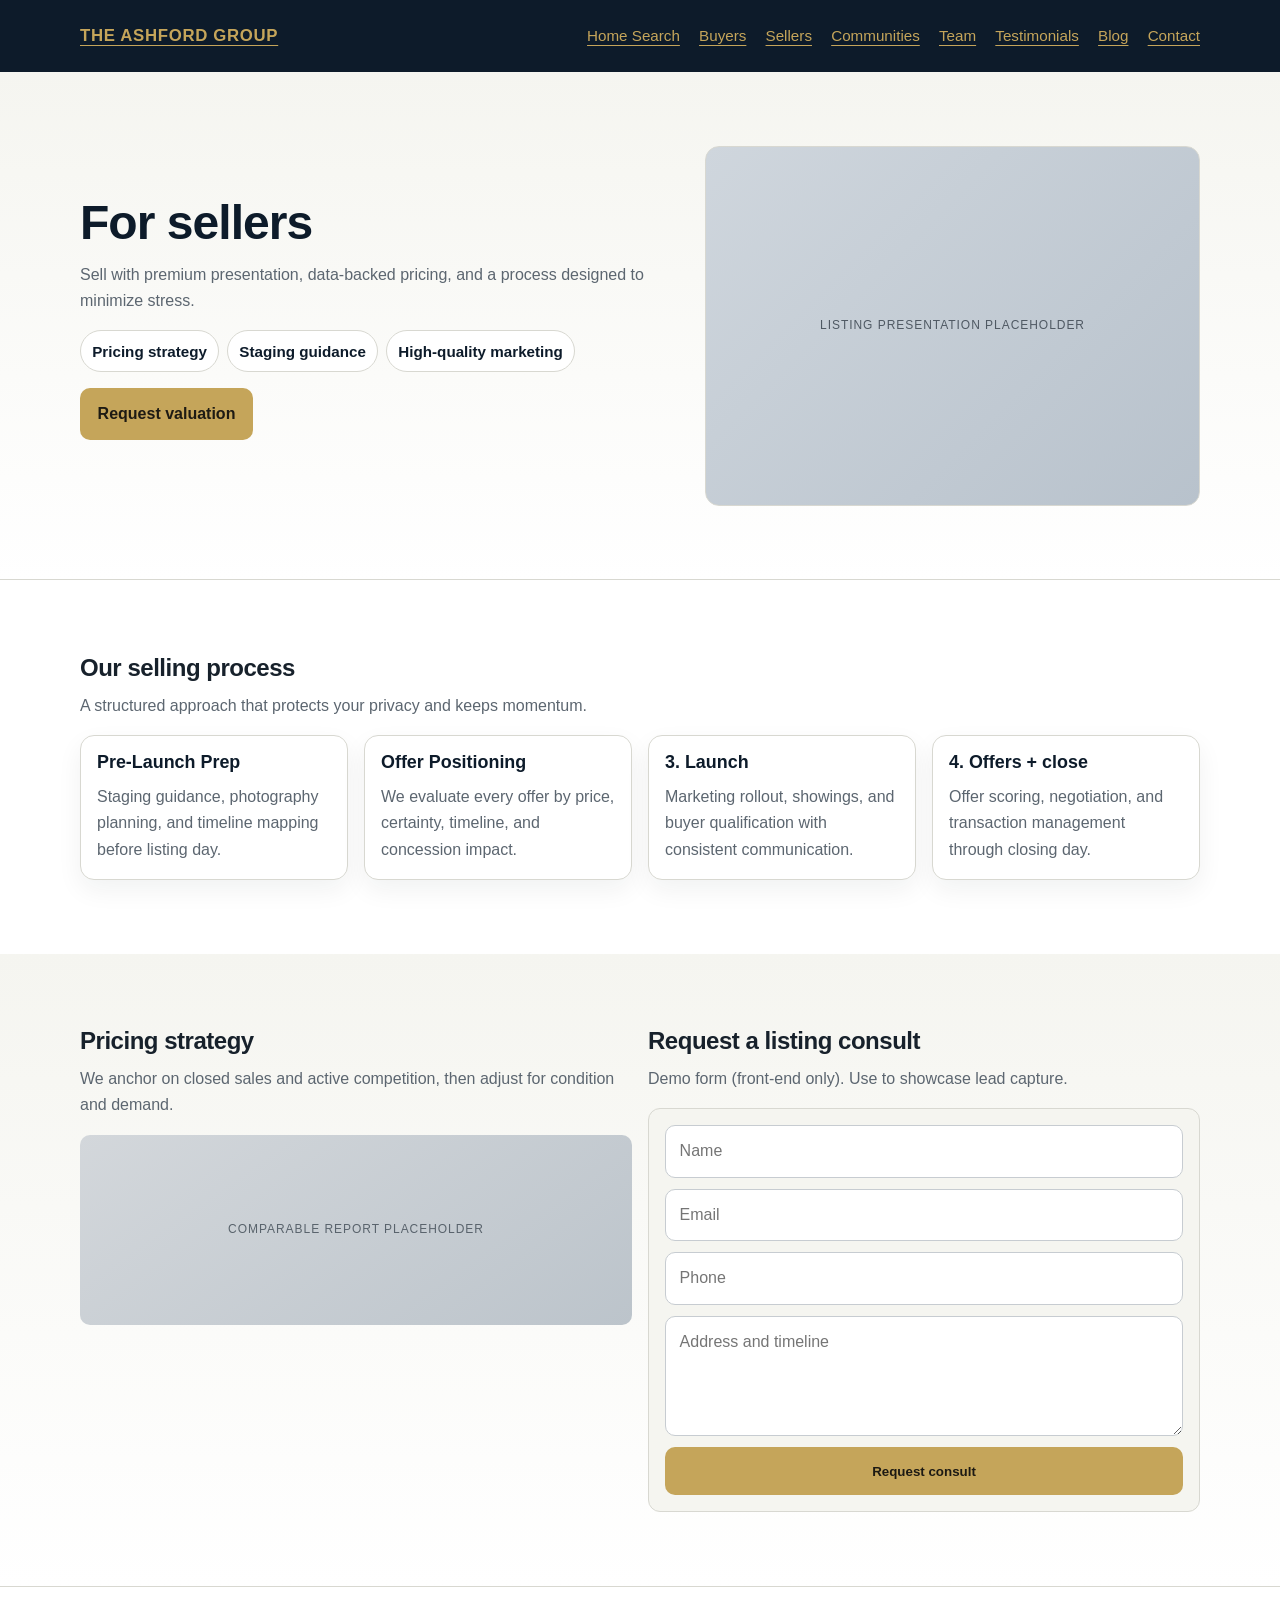
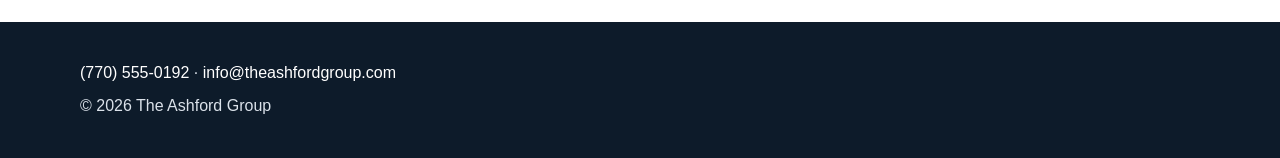
<file: sellers/index.html>
<!DOCTYPE html>
<html lang="en">
  <head>
    <meta charset="UTF-8" />
    <meta name="viewport" content="width=device-width, initial-scale=1" />
    <title>Sellers · The Ashford Group</title>
    <link rel="stylesheet" href="../assets/css/styles.css" />
  </head>
  <body>
    <header>
      <div class="container">
        <nav>
          <a href="../index.html" class="brand">The Ashford Group</a>
          <a href="../home-search/index.html">Home Search</a>
          <a href="../buyers/index.html">Buyers</a>
          <a href="../sellers/index.html">Sellers</a>
          <a href="../communities/index.html">Communities</a>
          <a href="../team/index.html">Team</a>
          <a href="../testimonials/index.html">Testimonials</a>
          <a href="../blog/index.html">Blog</a>
          <a href="../contact/index.html">Contact</a>
        </nav>
      </div>
    </header>

    <main>
      <section class="section alt">
        <div class="container">
          <div class="hero">
            <div>
              <h1>For sellers</h1>
              <p>
                Premium presentation, disciplined pricing, and an offer process designed for certainty. We aim for
                strong demand without chaos.
              </p>
              <div class="pill-row" aria-label="Seller advantages">
                <span class="pill">Pricing strategy</span>
                <span class="pill">Staging guidance</span>
                <span class="pill">High-quality marketing</span>
              </div>
              <p style="margin-top: 1rem"><a class="btn" href="../home-valuation/index.html">Request valuation</a></p>
            </div>
            <div class="hero-media" role="img" aria-label="Listing presentation placeholder">Listing presentation placeholder</div>
          </div>
        </div>
      </section>

      <section class="section">
        <div class="container">
          <h2>Our selling process</h2>
          <p>A structured approach that protects your privacy and keeps momentum.</p>
          <div class="grid" style="margin-top: 1rem">
            <article class="card">
              <h3>1. Valuation + plan</h3>
              <p>Comparable analysis, timing, and a clear price band built around buyer behavior.</p>
            </article>
            <article class="card">
              <h3>2. Prep + staging</h3>
              <p>High-impact upgrades and staging guidance tailored to your home and target buyer.</p>
            </article>
            <article class="card">
              <h3>3. Launch</h3>
              <p>Marketing rollout, showings, and buyer qualification with consistent communication.</p>
            </article>
            <article class="card">
              <h3>4. Offers + close</h3>
              <p>Offer scoring, negotiation, and transaction management through closing day.</p>
            </article>
          </div>
        </div>
      </section>

      <section class="section alt">
        <div class="container">
          <div class="split-2">
            <div>
              <h2>Pricing strategy</h2>
              <p>We anchor on closed sales and active competition, then adjust for condition and demand.</p>
              <div class="ph" style="margin-top: 0.75rem">Comparable report placeholder</div>
            </div>
            <div>
              <h2>Request a listing consult</h2>
              <p>Demo form (front-end only). Use to showcase lead capture.</p>
              <form data-demo-form>
                <input placeholder="Name" required />
                <input type="email" placeholder="Email" required />
                <input placeholder="Phone" />
                <textarea placeholder="Address and timeline" required></textarea>
                <button class="btn btn-primary" type="submit">Request consult</button>
                <p class="thanks" role="status"></p>
              </form>
            </div>
          </div>
        </div>
      </section>
    </main>

    <footer>
      <div class="container">
        <p><a href="tel:7705550192">(770) 555-0192</a> · <a href="mailto:info@theashfordgroup.com">info@theashfordgroup.com</a></p>
        <p>© <span data-year></span> The Ashford Group</p>
      </div>
    </footer>

    <script src="../assets/js/main.js"></script>
  </body>
</html>
</file>
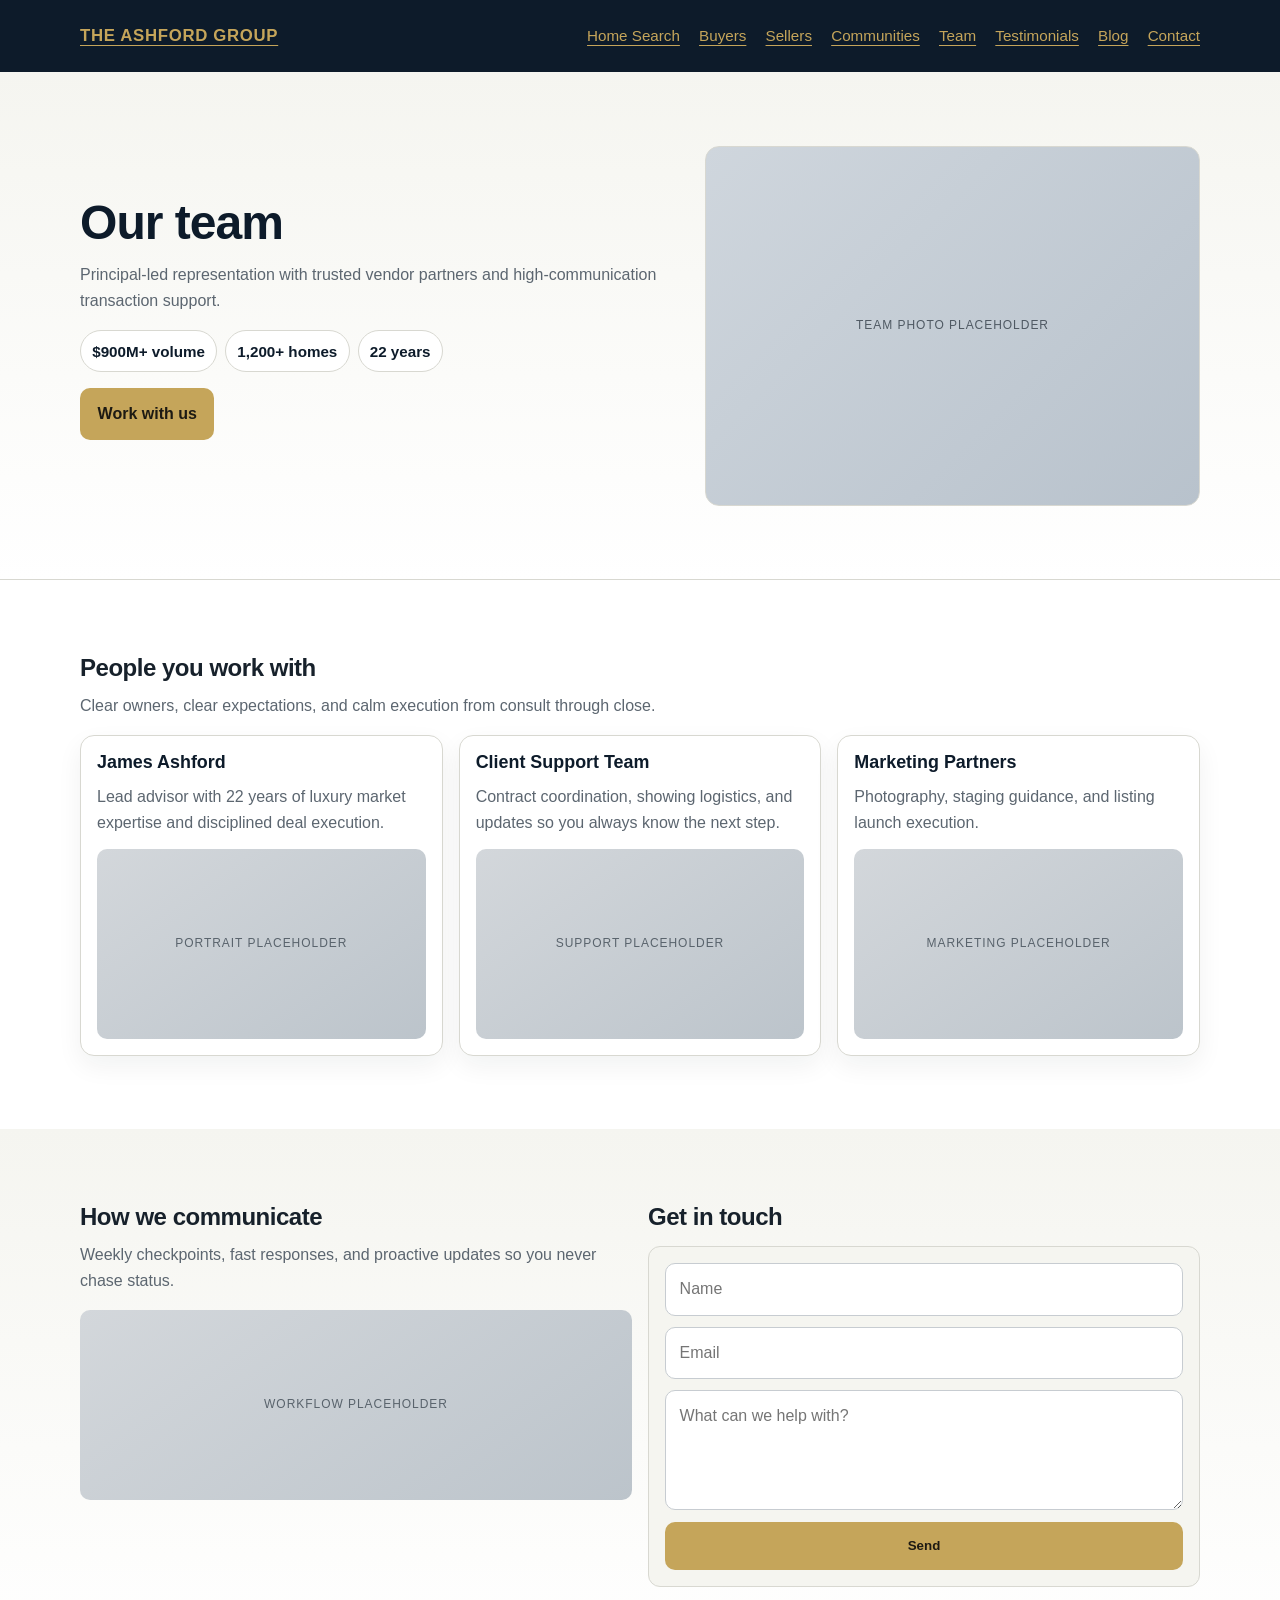
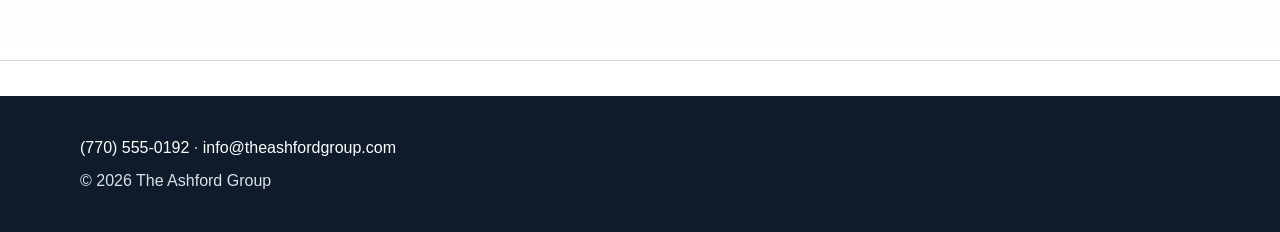
<file: team/index.html>
<!DOCTYPE html>
<html lang="en">
  <head>
    <meta charset="UTF-8" />
    <meta name="viewport" content="width=device-width, initial-scale=1" />
    <title>Team · The Ashford Group</title>
    <link rel="stylesheet" href="../assets/css/styles.css" />
  </head>
  <body>
    <header>
      <div class="container">
        <nav>
          <a href="../index.html" class="brand">The Ashford Group</a>
          <a href="../home-search/index.html">Home Search</a>
          <a href="../buyers/index.html">Buyers</a>
          <a href="../sellers/index.html">Sellers</a>
          <a href="../communities/index.html">Communities</a>
          <a href="../team/index.html">Team</a>
          <a href="../testimonials/index.html">Testimonials</a>
          <a href="../blog/index.html">Blog</a>
          <a href="../contact/index.html">Contact</a>
        </nav>
      </div>
    </header>

    <main>
      <section class="section alt">
        <div class="container">
          <div class="hero">
            <div>
              <h1>Our team</h1>
              <p>Principal-led representation with transaction discipline and high-communication service.</p>
              <div class="pill-row" aria-label="Stats">
                <span class="pill">$900M+ volume</span>
                <span class="pill">1,200+ homes</span>
                <span class="pill">22 years</span>
              </div>
              <p style="margin-top: 1rem"><a class="btn" href="../contact/index.html">Work with us</a></p>
            </div>
            <div class="hero-media" role="img" aria-label="Team photo placeholder">Team photo placeholder</div>
          </div>
        </div>
      </section>

      <section class="section">
        <div class="container">
          <h2>People you work with</h2>
          <p>Clear owners, clear expectations, and calm execution from consult through close.</p>
          <div class="grid" style="margin-top: 1rem">
            <article class="card">
              <h3>James Ashford</h3>
              <p>Founder and lead agent. Strategy, pricing discipline, and negotiation.</p>
              <div class="ph" style="margin-top: 0.75rem">Portrait placeholder</div>
            </article>
            <article class="card">
              <h3>Client Services</h3>
              <p>Showings, vendor coordination, and scheduling support for busy calendars.</p>
              <div class="ph" style="margin-top: 0.75rem">Support placeholder</div>
            </article>
            <article class="card">
              <h3>Marketing Partners</h3>
              <p>Photography, staging guidance, and listing launch execution.</p>
              <div class="ph" style="margin-top: 0.75rem">Marketing placeholder</div>
            </article>
          </div>
        </div>
      </section>

      <section class="section alt">
        <div class="container">
          <div class="split-2">
            <div>
              <h2>How we communicate</h2>
              <p>Weekly checkpoints, fast responses, and proactive updates so you never chase status.</p>
              <div class="ph" style="margin-top: 0.75rem">Workflow placeholder</div>
            </div>
            <div>
              <h2>Get in touch</h2>
              <form data-demo-form>
                <input placeholder="Name" required />
                <input type="email" placeholder="Email" required />
                <textarea placeholder="What can we help with?" required></textarea>
                <button class="btn btn-primary" type="submit">Send</button>
                <p class="thanks" role="status"></p>
              </form>
            </div>
          </div>
        </div>
      </section>
    </main>

    <footer>
      <div class="container">
        <p><a href="tel:7705550192">(770) 555-0192</a> · <a href="mailto:info@theashfordgroup.com">info@theashfordgroup.com</a></p>
        <p>© <span data-year></span> The Ashford Group</p>
      </div>
    </footer>

    <script src="../assets/js/main.js"></script>
  </body>
</html>
</file>
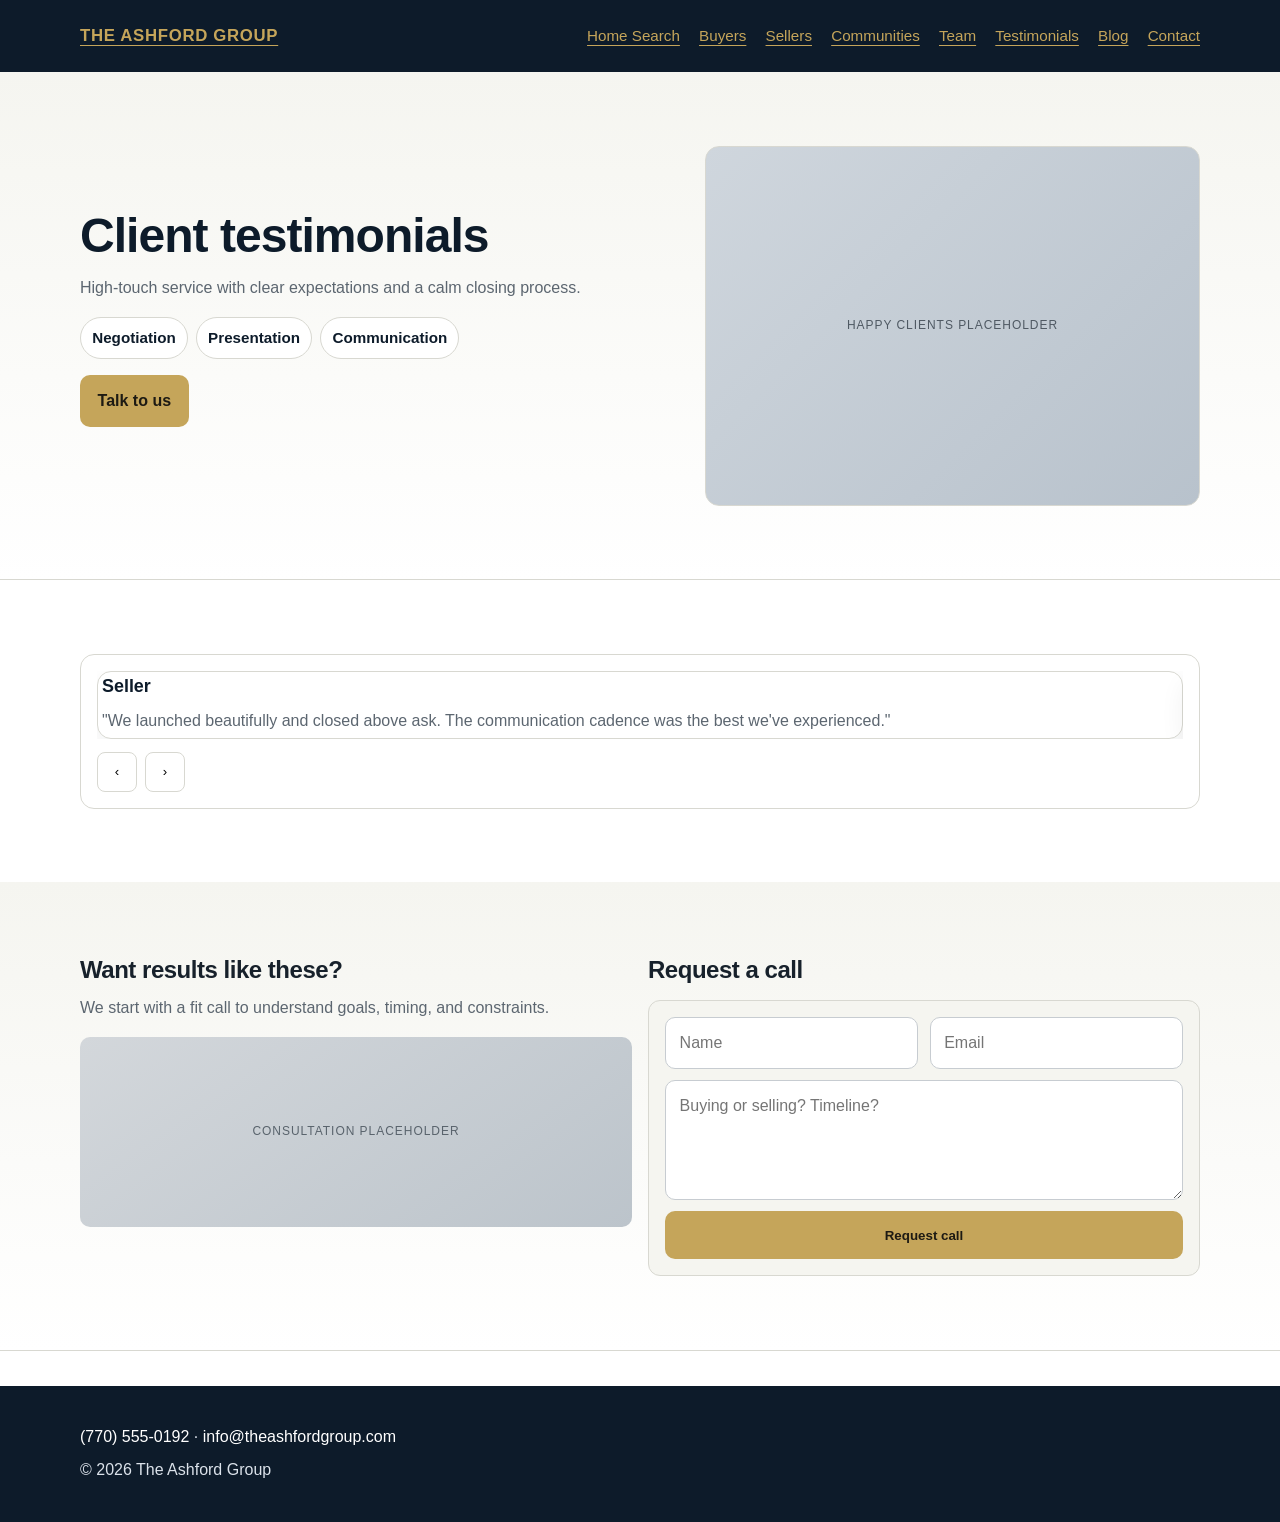
<file: testimonials/index.html>
<!DOCTYPE html>
<html lang="en">
  <head>
    <meta charset="UTF-8" />
    <meta name="viewport" content="width=device-width, initial-scale=1" />
    <title>Testimonials · The Ashford Group</title>
    <link rel="stylesheet" href="../assets/css/styles.css" />
  </head>
  <body>
    <header>
      <div class="container">
        <nav>
          <a href="../index.html" class="brand">The Ashford Group</a>
          <a href="../home-search/index.html">Home Search</a>
          <a href="../buyers/index.html">Buyers</a>
          <a href="../sellers/index.html">Sellers</a>
          <a href="../communities/index.html">Communities</a>
          <a href="../team/index.html">Team</a>
          <a href="../testimonials/index.html">Testimonials</a>
          <a href="../blog/index.html">Blog</a>
          <a href="../contact/index.html">Contact</a>
        </nav>
      </div>
    </header>

    <main>
      <section class="section alt">
        <div class="container">
          <div class="hero">
            <div>
              <h1>Client testimonials</h1>
              <p>High-touch service with clear expectations and a calm closing process.</p>
              <div class="pill-row" aria-label="Focus areas">
                <span class="pill">Negotiation</span>
                <span class="pill">Presentation</span>
                <span class="pill">Communication</span>
              </div>
              <p style="margin-top: 1rem"><a class="btn" href="../contact/index.html">Talk to us</a></p>
            </div>
            <div class="hero-media" role="img" aria-label="Happy clients placeholder">Happy clients placeholder</div>
          </div>
        </div>
      </section>

      <section class="section">
        <div class="container">
          <div class="slider" data-slider>
            <div class="slider-viewport">
              <div class="slider-track">
                <article class="card slide">
                  <h3>Seller</h3>
                  <p>"We launched beautifully and closed above ask. The communication cadence was the best we've experienced."</p>
                </article>
                <article class="card slide">
                  <h3>Buyer</h3>
                  <p>"Every tour had context and comps. We knew exactly how to write a winning offer without overpaying."</p>
                </article>
                <article class="card slide">
                  <h3>Relocation</h3>
                  <p>"They coordinated everything from inspections to vendors. We felt supported at every step."</p>
                </article>
              </div>
            </div>
            <div class="slider-controls">
              <button type="button" class="slider-btn" data-prev aria-label="Previous testimonial">‹</button>
              <button type="button" class="slider-btn" data-next aria-label="Next testimonial">›</button>
            </div>
          </div>
        </div>
      </section>

      <section class="section alt">
        <div class="container">
          <div class="split-2">
            <div>
              <h2>Want results like these?</h2>
              <p>We start with a fit call to understand goals, timing, and constraints.</p>
              <div class="ph" style="margin-top:0.75rem">Consultation placeholder</div>
            </div>
            <div>
              <h2>Request a call</h2>
              <form data-demo-form>
                <div class="form-grid">
                  <input placeholder="Name" required />
                  <input type="email" placeholder="Email" required />
                </div>
                <textarea placeholder="Buying or selling? Timeline?" required></textarea>
                <button class="btn btn-primary" type="submit">Request call</button>
                <p class="thanks" role="status"></p>
              </form>
            </div>
          </div>
        </div>
      </section>
    </main>

    <footer>
      <div class="container">
        <p><a href="tel:7705550192">(770) 555-0192</a> · <a href="mailto:info@theashfordgroup.com">info@theashfordgroup.com</a></p>
        <p>© <span data-year></span> The Ashford Group</p>
      </div>
    </footer>

    <script src="../assets/js/main.js"></script>
  </body>
</html>
</file>
<file: assets/css/styles.css>
:root {
  --primary: #0d1b2a;
  --accent: #c5a55a;
  --surface: #f5f5f0;
  --ink: #17212b;
  --muted: #5c6670;
  --line: #d8d8d1;
}
* { box-sizing: border-box; }
body {
  margin: 0;
  font-family: "Segoe UI", Arial, sans-serif;
  font-size: 16px;
  line-height: 1.65;
  color: var(--ink);
  background: #fff;
}
h1, h2, h3 { margin: 0 0 0.7rem; line-height: 1.15; }
h1, h2 { letter-spacing: -0.02em; }
a { color: inherit; text-decoration: none; }
.container { width: min(1120px, 92%); margin: 0 auto; }

header {
  position: sticky;
  top: 0;
  z-index: 10;
  background: var(--primary);
}
nav {
  display: flex;
  align-items: center;
  flex-wrap: wrap;
  gap: 0.9rem 1.2rem;
  min-height: 72px;
}
nav a { color: #fff; font-weight: 500; font-size: 0.95rem; }
nav a:hover { color: var(--accent); }
nav .brand {
  margin-right: auto;
  font-size: 1.05rem;
  font-weight: 700;
  letter-spacing: 0.04em;
  text-transform: uppercase;
}

.section { padding: clamp(2.7rem, 7vw, 4.6rem) 0; }
.section.alt { background: linear-gradient(180deg, var(--surface), #fff); border-bottom: 1px solid var(--line); }
.section h1 { font-size: clamp(2rem, 5vw, 3rem); max-width: 18ch; color: var(--primary); }
.section p { color: var(--muted); margin: 0 0 1rem; }

.grid {
  display: grid;
  gap: 1rem;
  grid-template-columns: repeat(auto-fit, minmax(220px, 1fr));
}
.card {
  background: #fff;
  border: 1px solid var(--line);
  border-radius: 14px;
  padding: 1rem;
  box-shadow: 0 10px 26px rgba(13, 27, 42, 0.06);
}
.card h3 { color: var(--primary); font-size: 1.12rem; }
.card p { margin: 0.35rem 0 0; }

.ph {
  height: 190px;
  border-radius: 10px;
  background: linear-gradient(145deg, #d3d7db, #bcc4cb);
  display: flex;
  align-items: center;
  justify-content: center;
  color: #59636c;
  text-transform: uppercase;
  letter-spacing: 0.08em;
  font-size: 0.75rem;
}
.listing-image {
  display: block;
  width: 100%;
  height: 190px;
  object-fit: cover;
  border-radius: 10px;
  border: 1px solid var(--line);
}
form {
  margin-top: 1rem;
  display: grid;
  gap: 0.7rem;
  padding: 1rem;
  border: 1px solid var(--line);
  border-radius: 12px;
  background: var(--surface);
}
input, textarea, select {
  width: 100%;
  border: 1px solid #c7ccd1;
  border-radius: 10px;
  padding: 0.75rem 0.85rem;
  font: inherit;
}
textarea { min-height: 120px; }

.btn {
  display: inline-flex;
  align-items: center;
  justify-content: center;
  min-height: 48px;
  padding: 0.8rem 1.1rem;
  border: 0;
  border-radius: 10px;
  background: var(--accent);
  color: #1d1a13;
  font-weight: 700;
  cursor: pointer;
  transition: transform 0.18s ease, box-shadow 0.18s ease;
}
.btn:hover { transform: translateY(-1px); box-shadow: 0 10px 20px rgba(0, 0, 0, 0.12); }

footer {
  margin-top: 2.2rem;
  padding: 2rem 0;
  background: var(--primary);
  color: #dbe2ea;
}
footer p { margin: 0.4rem 0; color: inherit; }
footer a { color: #fff; }

.thanks { display: none; color: #12643d; font-weight: 700; margin: 0.2rem 0 0; }

@media (max-width: 780px) {
  nav { padding: 0.7rem 0; }
  nav .brand { width: 100%; margin-right: 0; }
  nav a { font-size: 1rem; }
  .btn { width: 100%; }
}

/* Page components */
.hero {
  display: grid;
  gap: 1.25rem;
  grid-template-columns: 1.1fr 0.9fr;
  align-items: center;
}
.hero-media {
  min-height: 360px;
  border-radius: 14px;
  border: 1px solid var(--line);
  background: linear-gradient(135deg, #cfd6dd, #b8c2cc);
  display: flex;
  align-items: center;
  justify-content: center;
  color: #4f5963;
  text-transform: uppercase;
  letter-spacing: 0.08em;
  font-size: 0.75rem;
}
.hero-image {
  display: block;
  width: 100%;
  height: 360px;
  object-fit: cover;
}
.kpis { display: grid; gap: 0.8rem; grid-template-columns: repeat(4, minmax(0, 1fr)); margin-top: 1.2rem; }
.kpi { border: 1px solid var(--line); border-radius: 12px; padding: 0.9rem; background: #fff; }
.kpi strong { display: block; font-size: 1.35rem; color: var(--primary); }
.kpi span { display: block; font-size: 0.95rem; color: var(--muted); }
.pill-row { display:flex; flex-wrap:wrap; gap:0.5rem; margin-top:0.75rem; }
.pill { display:inline-flex; align-items:center; padding:0.45rem 0.7rem; border-radius:999px; border:1px solid var(--line); background:#fff; font-weight:600; font-size:0.95rem; color:var(--primary); }
.split-2 { display:grid; gap:1rem; grid-template-columns:1fr 1fr; align-items:start; }

@media (max-width: 900px) {
  .hero { grid-template-columns: 1fr; }
  .hero-image { min-height: 280px; height: 280px; }
  .kpis { grid-template-columns: repeat(2, minmax(0, 1fr)); }
  .split-2 { grid-template-columns: 1fr; }
}

nav a.is-active {
  color: var(--accent);
  text-decoration: underline;
  text-underline-offset: 4px;
}

.form-grid {
  display: grid;
  gap: 0.7rem;
  grid-template-columns: repeat(2, minmax(0, 1fr));
}

.slider {
  border: 1px solid var(--line);
  border-radius: 14px;
  background: #fff;
  padding: 1rem;
}
.slider-viewport { overflow: hidden; }
.slider-track {
  display: flex;
  transition: transform 0.35s ease;
}
.slide {
  min-width: 100%;
  padding: 0.25rem;
}
.slider-controls {
  margin-top: 0.8rem;
  display: flex;
  gap: 0.5rem;
}
.slider-btn {
  min-height: 40px;
  min-width: 40px;
  border-radius: 8px;
  border: 1px solid var(--line);
  background: #fff;
  cursor: pointer;
}

@media (max-width: 780px) {
  .form-grid { grid-template-columns: 1fr; }
}
</file>
